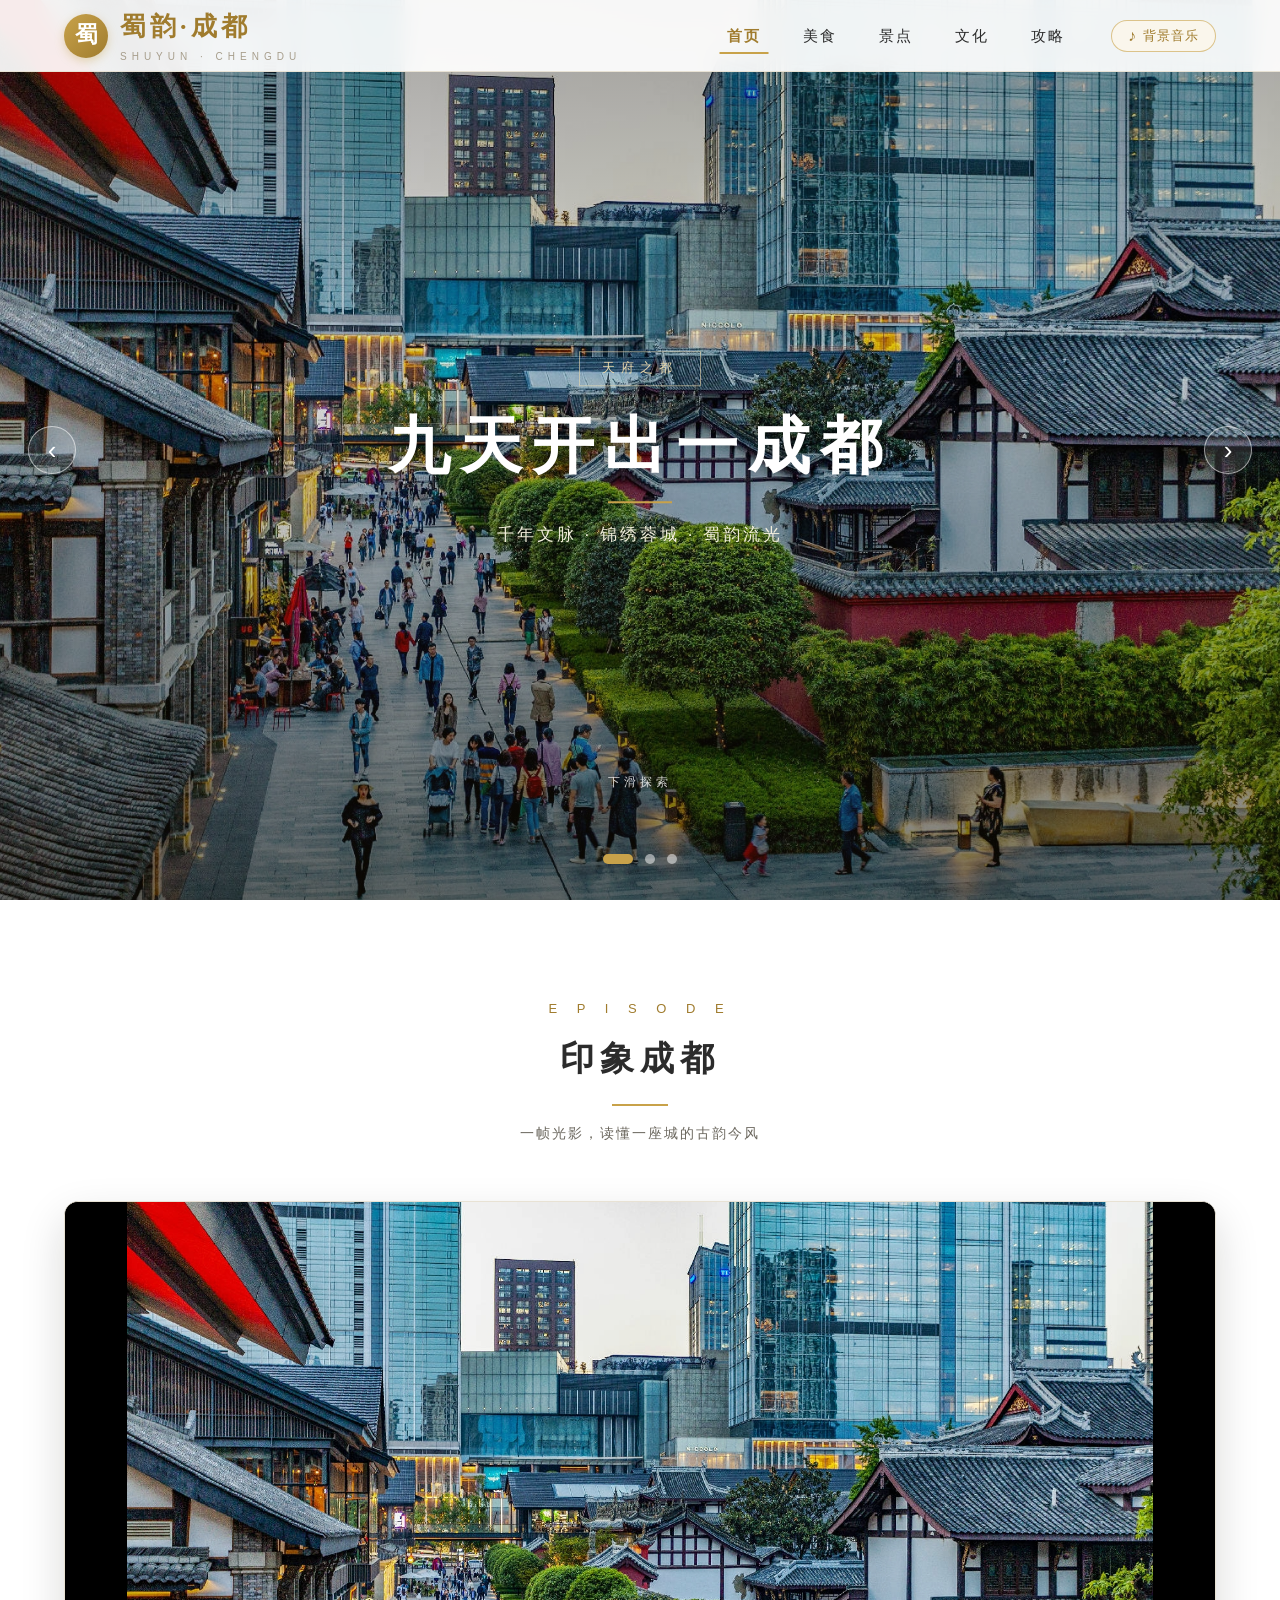
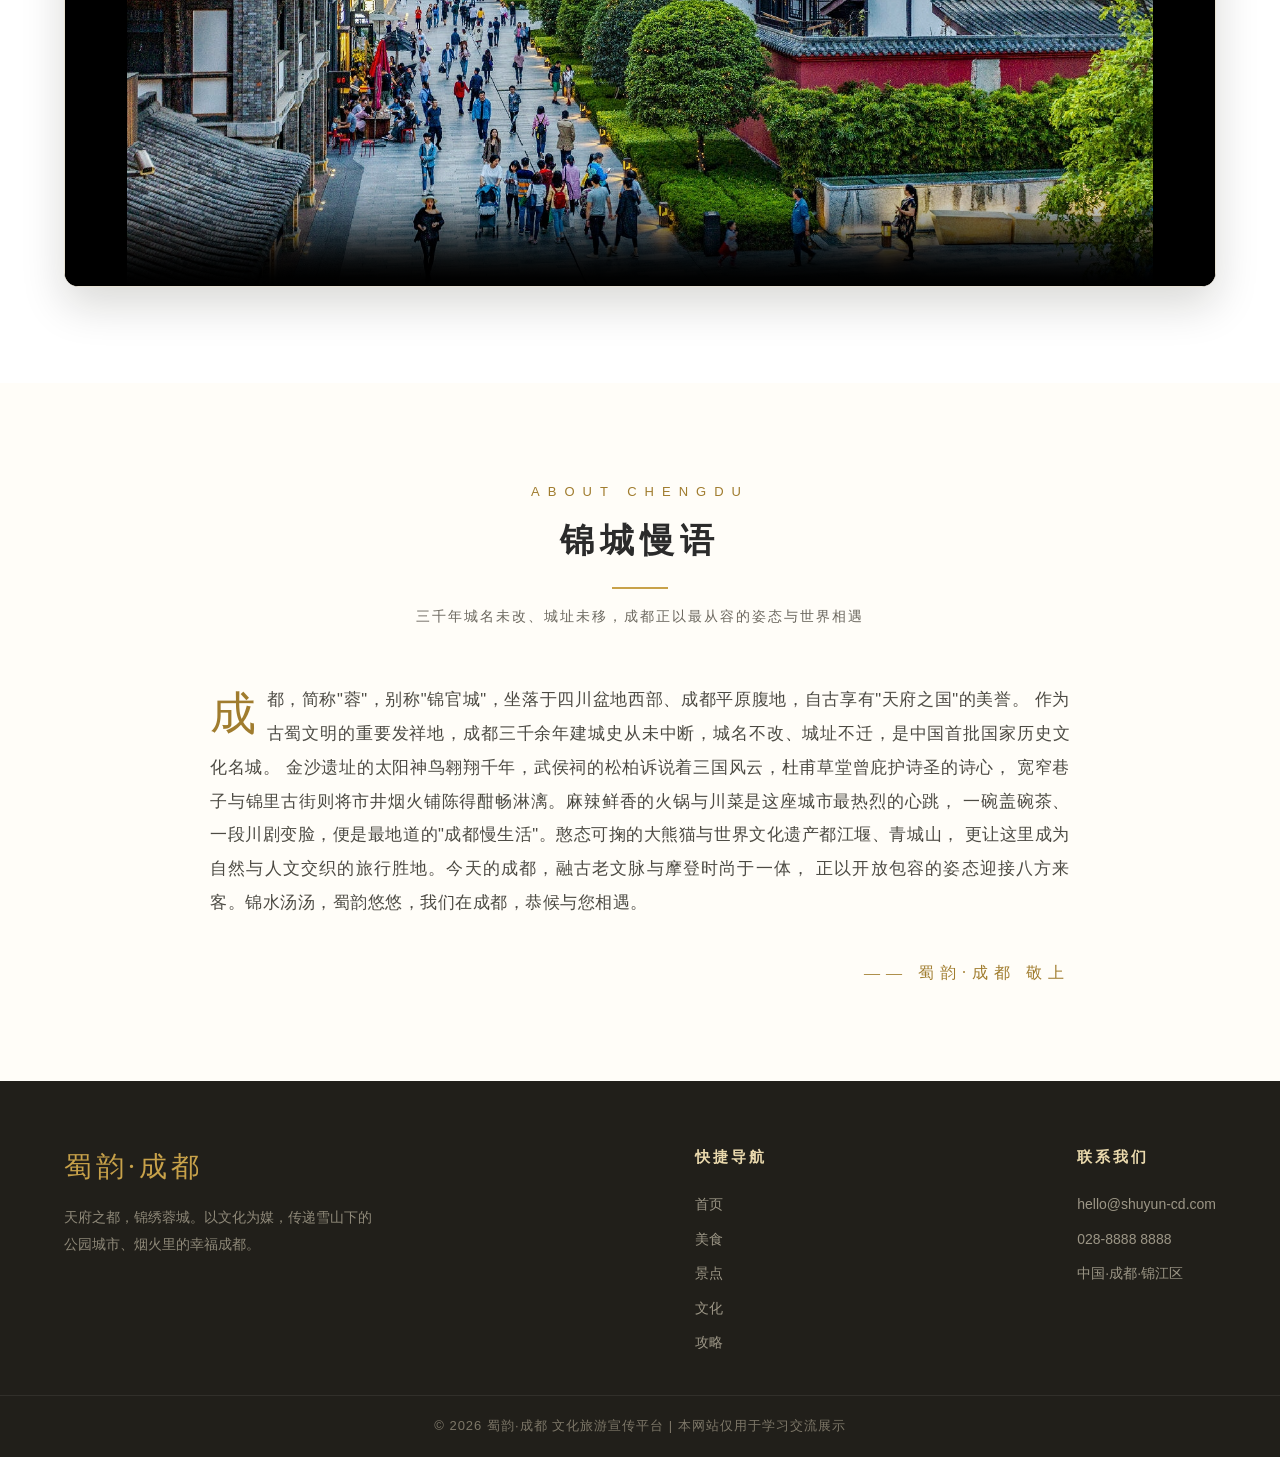
<file: index.html>
<!DOCTYPE html>
<html lang="zh-CN">
<head>
  <meta charset="UTF-8" />
  <!-- 视口设置：适配移动端设备 -->
  <meta name="viewport" content="width=device-width, initial-scale=1.0" />
  <title>蜀韵·成都 - 首页 | 成都文化旅游宣传</title>
  <meta name="description" content="蜀韵·成都——成都文化旅游宣传网站，带你领略天府之都的千年风雅与烟火人间。" />
  <!-- 引入外部样式表：结构与样式分离 -->
  <link rel="stylesheet" href="css/style.css" />
</head>
<body>

  <!-- ==================== 页头（全站五页共用框架） ==================== -->
  <header class="header" id="header">
    <div class="header-inner">
      <!-- 页头左侧：Logo + 站名 -->
      <a class="brand" href="index.html">
        <span class="brand-logo">蜀</span>
        <span class="brand-text">
          <span class="brand-name">蜀韵·成都</span>
          <span class="brand-sub">SHUYUN · CHENGDU</span>
        </span>
      </a>

      <!-- 页头右侧：导航栏（首页高亮） -->
      <nav class="nav" id="nav">
        <a href="index.html" class="active">首页</a>
        <a href="food.html">美食</a>
        <a href="sights.html">景点</a>
        <a href="culture.html">文化</a>
        <a href="travel.html">攻略</a>
      </nav>

      <!-- 页头右侧操作区：背景音乐按钮 + 移动端汉堡按钮 -->
      <div class="header-actions">
        <!-- 背景音乐播放/暂停按钮 -->
        <button class="music-btn" id="musicBtn" type="button" title="播放背景音乐">
          <span class="music-icon">♪</span>
          <span class="music-text">背景音乐</span>
        </button>
        <!-- 移动端汉堡菜单按钮 -->
        <button class="nav-toggle" id="navToggle" aria-label="打开导航">&#9776;</button>
      </div>
    </div>
  </header>

  <!-- 全局背景音乐（循环播放，由导航栏中的按钮控制播放/暂停） -->
  <audio id="bgMusic" class="bg-music" src="蔡琴明月几时有.mp3" loop preload="auto"></audio>

  <!-- ==================== Banner 全屏轮播区（三张轮播图） ==================== -->
  <section class="banner" id="banner">

    <!-- 第一张轮播图：成都古街风貌 -->
    <article class="slide active">
      <img src="banner1.jpg" alt="成都古街风貌" />
      <div class="slide-mask"></div>
      <div class="slide-content">
        <span class="slide-kicker">天府之都</span>
        <h1 class="slide-title">九天开出一成都</h1>
        <div class="slide-divider"></div>
        <p class="slide-desc">千年文脉 · 锦绣蓉城 · 蜀韵流光</p>
      </div>
    </article>

    <!-- 第二张轮播图：成都自然山水 -->
    <article class="slide">
      <img src="banner2.jpg" alt="成都自然山水" />
      <div class="slide-mask"></div>
      <div class="slide-content">
        <span class="slide-kicker">锦绣蓉城</span>
        <h1 class="slide-title">花重锦官城</h1>
        <div class="slide-divider"></div>
        <p class="slide-desc">晓看红湿处 · 烟火人间 · 诗意栖居</p>
      </div>
    </article>

    <!-- 第三张轮播图：成都夜色与市井烟火 -->
    <article class="slide">
      <img src="banner3.jpg" alt="成都夜色与市井烟火" />
      <div class="slide-mask"></div>
      <div class="slide-content">
        <span class="slide-kicker">巴适成都</span>
        <h1 class="slide-title">一座来了就不想离开的城市</h1>
        <div class="slide-divider"></div>
        <p class="slide-desc">盖碗茶香 · 川味麻辣 · 安逸自在</p>
      </div>
    </article>

    <!-- 轮播左右切换按钮 -->
    <button class="banner-btn prev" id="prevBtn" aria-label="上一张">&#8249;</button>
    <button class="banner-btn next" id="nextBtn" aria-label="下一张">&#8250;</button>

    <!-- 底部指示圆点：由 main.js 动态生成 -->
    <div class="banner-dots" id="bannerDots"></div>

    <!-- 向下滚动提示 -->
    <div class="banner-hint">下滑探索</div>
  </section>

  <!-- ==================== 成都宣传视频区 ==================== -->
  <section class="section" id="video">
    <div class="container">
      <div class="section-head">
        <span class="section-kicker">E P I S O D E</span>
        <h2 class="section-title">印象成都</h2>
        <p class="section-sub">一帧光影，读懂一座城的古韵今风</p>
      </div>
      <div class="video-box">
        <!-- 宣传视频：cd1.mp4，poster 加载首张轮播图为封面 -->
        <video controls preload="metadata" poster="banner1.jpg">
          <source src="cd1.mp4" type="video/mp4" />
          您的浏览器不支持 HTML5 视频播放，请更换浏览器后观看。
        </video>
      </div>
    </div>
  </section>

  <!-- ==================== 成都介绍文字（约300字） ==================== -->
  <section class="section intro-section" id="intro">
    <div class="container">
      <div class="section-head">
        <span class="section-kicker">ABOUT CHENGDU</span>
        <h2 class="section-title">锦城慢语</h2>
        <p class="section-sub">三千年城名未改、城址未移，成都正以最从容的姿态与世界相遇</p>
      </div>
      <p class="intro-copy">
        成都，简称"蓉"，别称"锦官城"，坐落于四川盆地西部、成都平原腹地，自古享有"天府之国"的美誉。
        作为古蜀文明的重要发祥地，成都三千余年建城史从未中断，城名不改、城址不迁，是中国首批国家历史文化名城。
        金沙遗址的太阳神鸟翱翔千年，武侯祠的松柏诉说着三国风云，杜甫草堂曾庇护诗圣的诗心，
        宽窄巷子与锦里古街则将市井烟火铺陈得酣畅淋漓。麻辣鲜香的火锅与川菜是这座城市最热烈的心跳，
        一碗盖碗茶、一段川剧变脸，便是最地道的"成都慢生活"。憨态可掬的大熊猫与世界文化遗产都江堰、青城山，
        更让这里成为自然与人文交织的旅行胜地。今天的成都，融古老文脉与摩登时尚于一体，
        正以开放包容的姿态迎接八方来客。锦水汤汤，蜀韵悠悠，我们在成都，恭候与您相遇。
      </p>
      <p class="intro-sign">—— 蜀韵·成都 敬上</p>
    </div>
  </section>

  <!-- ==================== 页尾（全站五页共用框架） ==================== -->
  <footer class="footer">
    <div class="footer-inner">
      <!-- 页尾左侧：品牌信息 -->
      <div class="footer-brand">
        <p class="footer-name">蜀韵·成都</p>
        <p class="footer-slogan">天府之都，锦绣蓉城。以文化为媒，传递雪山下的公园城市、烟火里的幸福成都。</p>
      </div>
      <!-- 页尾中间：快捷导航 -->
      <div class="footer-col">
        <h4>快捷导航</h4>
        <a href="index.html">首页</a>
        <a href="food.html">美食</a>
        <a href="sights.html">景点</a>
        <a href="culture.html">文化</a>
        <a href="travel.html">攻略</a>
      </div>
      <!-- 页尾右侧：联系方式 -->
      <div class="footer-col">
        <h4>联系我们</h4>
        <a href="mailto:hello@shuyun-cd.com">hello@shuyun-cd.com</a>
        <a href="tel:028-88888888">028-8888 8888</a>
        <a>中国·成都·锦江区</a>
      </div>
    </div>
    <!-- 版权信息 -->
    <div class="footer-copy">© 2026 蜀韵·成都 文化旅游宣传平台 | 本网站仅用于学习交流展示</div>
  </footer>

  <!-- 引入外部脚本：轮播图等交互逻辑 -->
  <script src="main.js"></script>
</body>
</html>
</file>
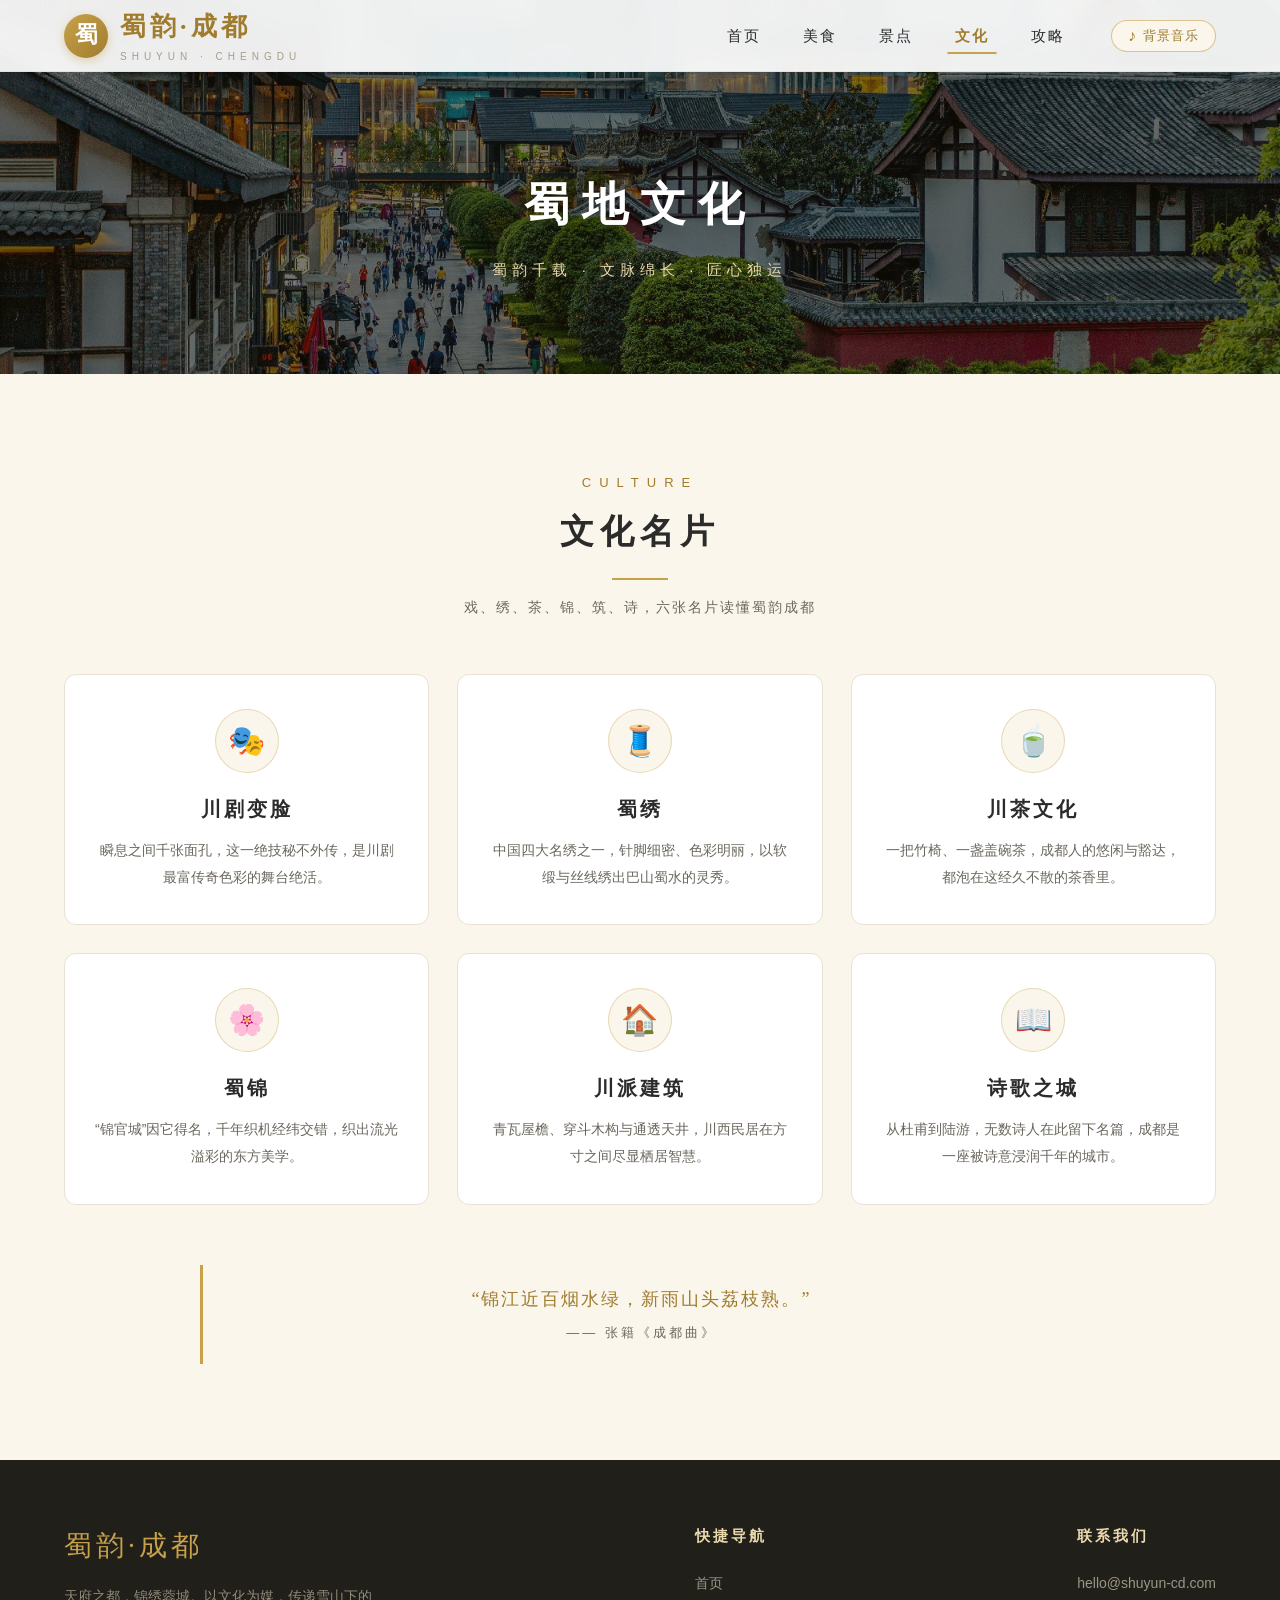
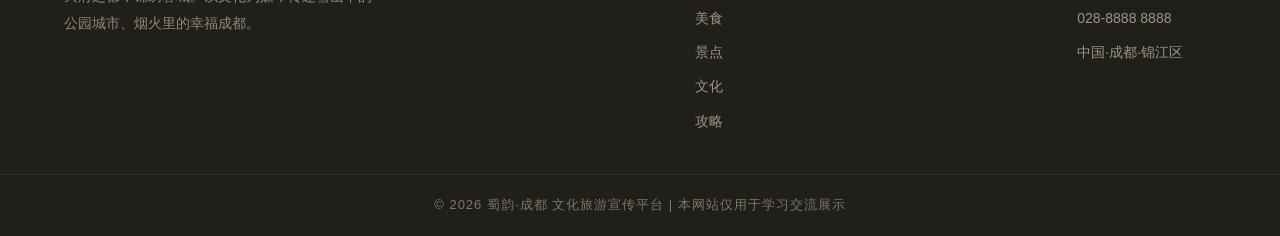
<file: culture.html>
<!DOCTYPE html>
<html lang="zh-CN">
<head>
  <meta charset="UTF-8" />
  <meta name="viewport" content="width=device-width, initial-scale=1.0" />
  <title>蜀韵·成都 - 文化</title>
  <!-- 引入外部样式表：结构与样式分离 -->
  <link rel="stylesheet" href="css/style.css" />
</head>
<body>

  <!-- ==================== 页头（与首页完全相同，导航“文化”高亮） ==================== -->
  <header class="header" id="header">
    <div class="header-inner">
      <!-- 页头左侧：Logo + 站名 -->
      <a class="brand" href="index.html">
        <span class="brand-logo">蜀</span>
        <span class="brand-text">
          <span class="brand-name">蜀韵·成都</span>
          <span class="brand-sub">SHUYUN · CHENGDU</span>
        </span>
      </a>
      <!-- 页头右侧：导航栏 -->
      <nav class="nav" id="nav">
        <a href="index.html">首页</a>
        <a href="food.html">美食</a>
        <a href="sights.html">景点</a>
        <a href="culture.html" class="active">文化</a>
        <a href="travel.html">攻略</a>
      </nav>

      <!-- 页头右侧操作区：背景音乐按钮 + 移动端汉堡按钮 -->
      <div class="header-actions">
        <!-- 背景音乐播放/暂停按钮 -->
        <button class="music-btn" id="musicBtn" type="button" title="播放背景音乐">
          <span class="music-icon">♪</span>
          <span class="music-text">背景音乐</span>
        </button>
        <!-- 移动端汉堡菜单按钮 -->
        <button class="nav-toggle" id="navToggle" aria-label="打开导航">&#9776;</button>
      </div>
    </div>
  </header>

  <!-- 全局背景音乐（循环播放，由导航栏中的按钮控制播放/暂停） -->
  <audio id="bgMusic" class="bg-music" src="蔡琴明月几时有.mp3" loop preload="auto"></audio>

  <!-- ==================== 页面顶部横幅 ==================== -->
  <section class="page-hero">
    <h1>蜀地文化</h1>
    <p>蜀韵千载 · 文脉绵长 · 匠心独运</p>
  </section>

  <!-- ==================== 文化名片卡片区 ==================== -->
  <section class="section section-alt">
    <div class="container">
      <div class="section-head">
        <span class="section-kicker">CULTURE</span>
        <h2 class="section-title">文化名片</h2>
        <p class="section-sub">戏、绣、茶、锦、筑、诗，六张名片读懂蜀韵成都</p>
      </div>
      <div class="card-grid">
        <!-- 文化卡片 1：川剧变脸 -->
        <article class="card">
          <div class="card-icon">🎭</div>
          <h3>川剧变脸</h3>
          <p>瞬息之间千张面孔，这一绝技秘不外传，是川剧最富传奇色彩的舞台绝活。</p>
        </article>
        <!-- 文化卡片 2：蜀绣 -->
        <article class="card">
          <div class="card-icon">🧵</div>
          <h3>蜀绣</h3>
          <p>中国四大名绣之一，针脚细密、色彩明丽，以软缎与丝线绣出巴山蜀水的灵秀。</p>
        </article>
        <!-- 文化卡片 3：川茶文化 -->
        <article class="card">
          <div class="card-icon">🍵</div>
          <h3>川茶文化</h3>
          <p>一把竹椅、一盏盖碗茶，成都人的悠闲与豁达，都泡在这经久不散的茶香里。</p>
        </article>
        <!-- 文化卡片 4：蜀锦 -->
        <article class="card">
          <div class="card-icon">🌸</div>
          <h3>蜀锦</h3>
          <p>“锦官城”因它得名，千年织机经纬交错，织出流光溢彩的东方美学。</p>
        </article>
        <!-- 文化卡片 5：川派建筑 -->
        <article class="card">
          <div class="card-icon">🏠</div>
          <h3>川派建筑</h3>
          <p>青瓦屋檐、穿斗木构与通透天井，川西民居在方寸之间尽显栖居智慧。</p>
        </article>
        <!-- 文化卡片 6：诗歌之城 -->
        <article class="card">
          <div class="card-icon">📖</div>
          <h3>诗歌之城</h3>
          <p>从杜甫到陆游，无数诗人在此留下名篇，成都是一座被诗意浸润千年的城市。</p>
        </article>
      </div>

      <!-- 诗句引用块 -->
      <blockquote class="quote">
        “锦江近百烟水绿，新雨山头荔枝熟。”
        <small>—— 张籍《成都曲》</small>
      </blockquote>
    </div>
  </section>

  <!-- ==================== 页尾（与首页完全相同） ==================== -->
  <footer class="footer">
    <div class="footer-inner">
      <!-- 页尾左侧：品牌信息 -->
      <div class="footer-brand">
        <p class="footer-name">蜀韵·成都</p>
        <p class="footer-slogan">天府之都，锦绣蓉城。以文化为媒，传递雪山下的公园城市、烟火里的幸福成都。</p>
      </div>
      <!-- 页尾中间：快捷导航 -->
      <div class="footer-col">
        <h4>快捷导航</h4>
        <a href="index.html">首页</a>
        <a href="food.html">美食</a>
        <a href="sights.html">景点</a>
        <a href="culture.html">文化</a>
        <a href="travel.html">攻略</a>
      </div>
      <!-- 页尾右侧：联系方式 -->
      <div class="footer-col">
        <h4>联系我们</h4>
        <a href="mailto:hello@shuyun-cd.com">hello@shuyun-cd.com</a>
        <a href="tel:028-88888888">028-8888 8888</a>
        <a>中国·成都·锦江区</a>
      </div>
    </div>
    <!-- 版权信息 -->
    <div class="footer-copy">© 2026 蜀韵·成都 文化旅游宣传平台 | 本网站仅用于学习交流展示</div>
  </footer>

  <!-- 引入外部脚本 -->
  <script src="main.js"></script>
</body>
</html>
</file>
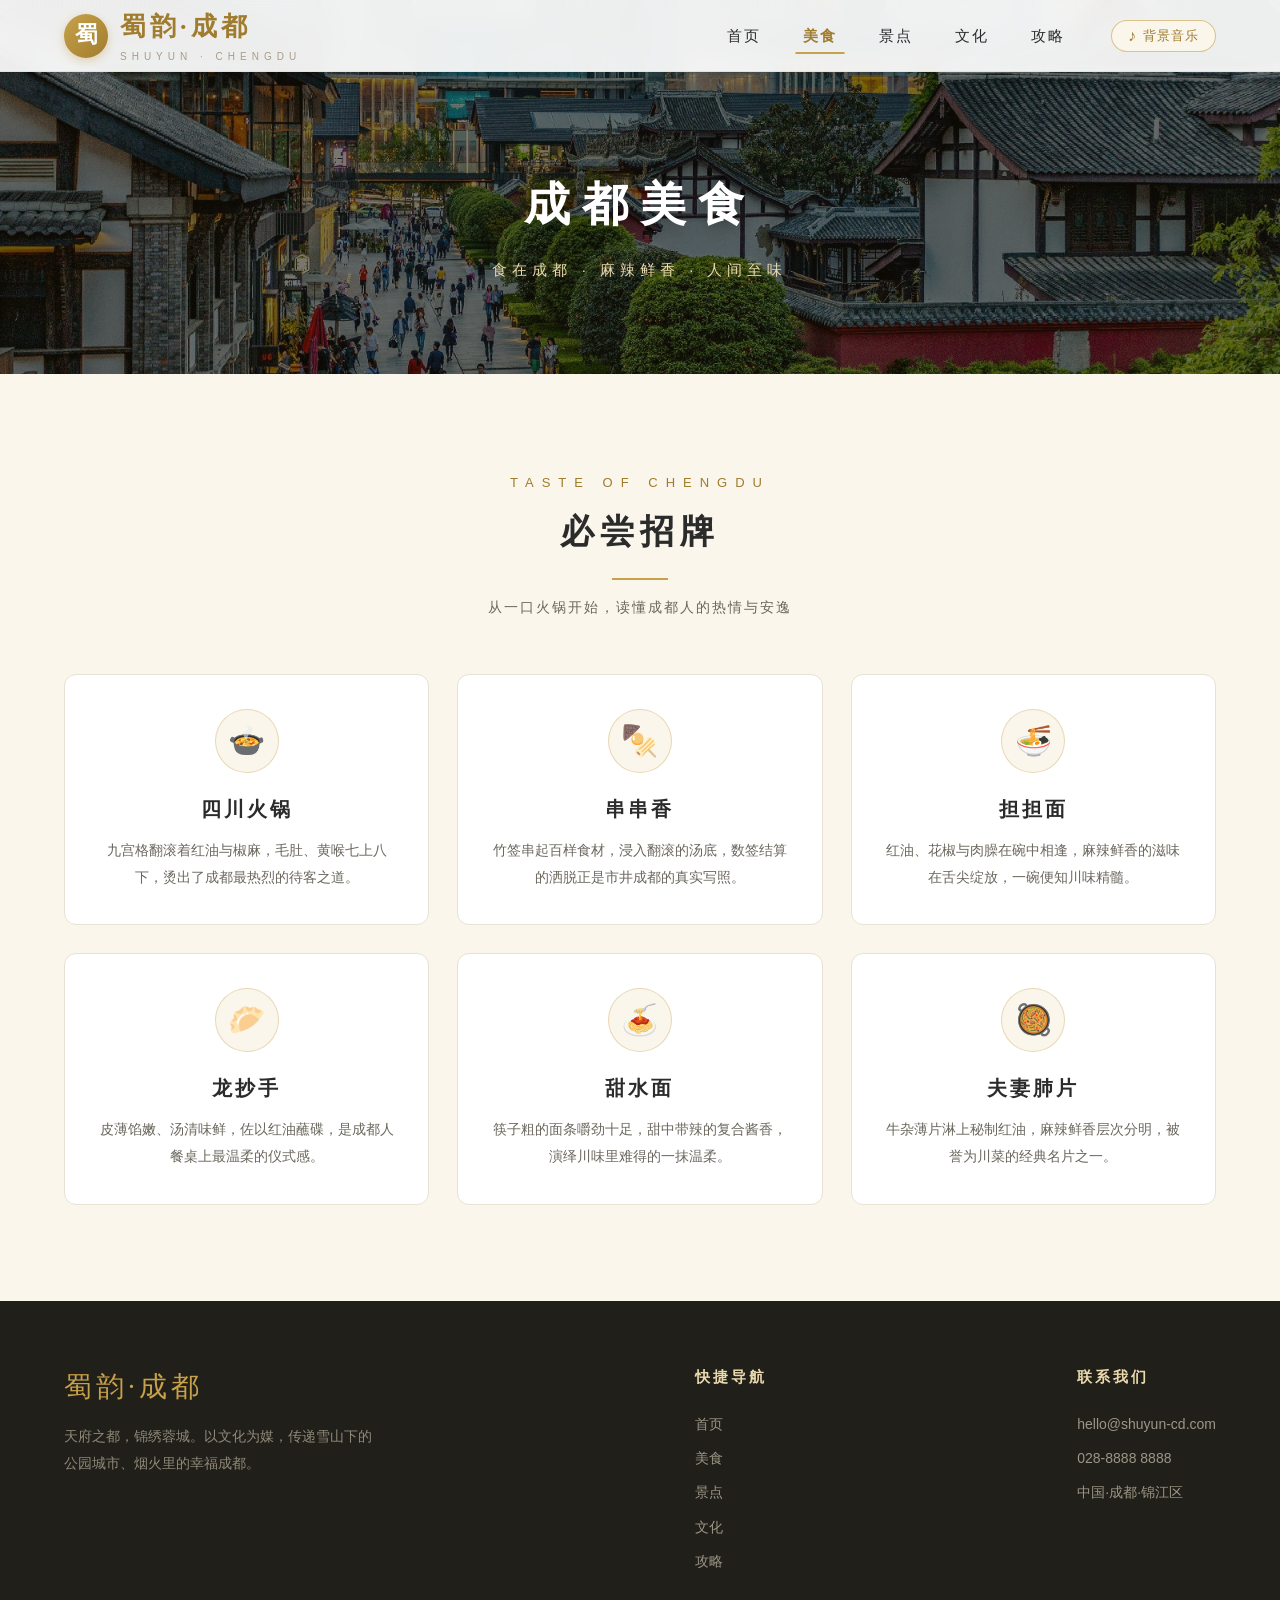
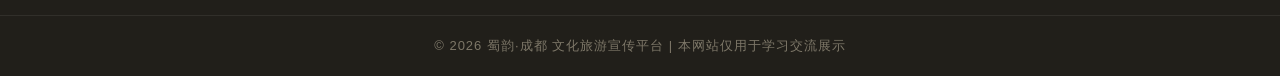
<file: food.html>
<!DOCTYPE html>
<html lang="zh-CN">
<head>
  <meta charset="UTF-8" />
  <meta name="viewport" content="width=device-width, initial-scale=1.0" />
  <title>蜀韵·成都 - 美食</title>
  <!-- 引入外部样式表：结构与样式分离 -->
  <link rel="stylesheet" href="css/style.css" />
</head>
<body>

  <!-- ==================== 页头（与首页完全相同，导航“美食”高亮） ==================== -->
  <header class="header" id="header">
    <div class="header-inner">
      <!-- 页头左侧：Logo + 站名 -->
      <a class="brand" href="index.html">
        <span class="brand-logo">蜀</span>
        <span class="brand-text">
          <span class="brand-name">蜀韵·成都</span>
          <span class="brand-sub">SHUYUN · CHENGDU</span>
        </span>
      </a>
      <!-- 页头右侧：导航栏 -->
      <nav class="nav" id="nav">
        <a href="index.html">首页</a>
        <a href="food.html" class="active">美食</a>
        <a href="sights.html">景点</a>
        <a href="culture.html">文化</a>
        <a href="travel.html">攻略</a>
      </nav>

      <!-- 页头右侧操作区：背景音乐按钮 + 移动端汉堡按钮 -->
      <div class="header-actions">
        <!-- 背景音乐播放/暂停按钮 -->
        <button class="music-btn" id="musicBtn" type="button" title="播放背景音乐">
          <span class="music-icon">♪</span>
          <span class="music-text">背景音乐</span>
        </button>
        <!-- 移动端汉堡菜单按钮 -->
        <button class="nav-toggle" id="navToggle" aria-label="打开导航">&#9776;</button>
      </div>
    </div>
  </header>

  <!-- 全局背景音乐（循环播放，由导航栏中的按钮控制播放/暂停） -->
  <audio id="bgMusic" class="bg-music" src="蔡琴明月几时有.mp3" loop preload="auto"></audio>

  <!-- ==================== 页面顶部横幅 ==================== -->
  <section class="page-hero">
    <h1>成都美食</h1>
    <p>食在成都 · 麻辣鲜香 · 人间至味</p>
  </section>

  <!-- ==================== 美食推荐卡片区 ==================== -->
  <section class="section section-alt">
    <div class="container">
      <div class="section-head">
        <span class="section-kicker">TASTE OF CHENGDU</span>
        <h2 class="section-title">必尝招牌</h2>
        <p class="section-sub">从一口火锅开始，读懂成都人的热情与安逸</p>
      </div>
      <div class="card-grid">
        <!-- 美食卡片 1：四川火锅 -->
        <article class="card">
          <div class="card-icon">🍲</div>
          <h3>四川火锅</h3>
          <p>九宫格翻滚着红油与椒麻，毛肚、黄喉七上八下，烫出了成都最热烈的待客之道。</p>
        </article>
        <!-- 美食卡片 2：串串香 -->
        <article class="card">
          <div class="card-icon">🍢</div>
          <h3>串串香</h3>
          <p>竹签串起百样食材，浸入翻滚的汤底，数签结算的洒脱正是市井成都的真实写照。</p>
        </article>
        <!-- 美食卡片 3：担担面 -->
        <article class="card">
          <div class="card-icon">🍜</div>
          <h3>担担面</h3>
          <p>红油、花椒与肉臊在碗中相逢，麻辣鲜香的滋味在舌尖绽放，一碗便知川味精髓。</p>
        </article>
        <!-- 美食卡片 4：龙抄手 -->
        <article class="card">
          <div class="card-icon">🥟</div>
          <h3>龙抄手</h3>
          <p>皮薄馅嫩、汤清味鲜，佐以红油蘸碟，是成都人餐桌上最温柔的仪式感。</p>
        </article>
        <!-- 美食卡片 5：甜水面 -->
        <article class="card">
          <div class="card-icon">🍝</div>
          <h3>甜水面</h3>
          <p>筷子粗的面条嚼劲十足，甜中带辣的复合酱香，演绎川味里难得的一抹温柔。</p>
        </article>
        <!-- 美食卡片 6：夫妻肺片 -->
        <article class="card">
          <div class="card-icon">🥘</div>
          <h3>夫妻肺片</h3>
          <p>牛杂薄片淋上秘制红油，麻辣鲜香层次分明，被誉为川菜的经典名片之一。</p>
        </article>
      </div>
    </div>
  </section>

  <!-- ==================== 页尾（与首页完全相同） ==================== -->
  <footer class="footer">
    <div class="footer-inner">
      <!-- 页尾左侧：品牌信息 -->
      <div class="footer-brand">
        <p class="footer-name">蜀韵·成都</p>
        <p class="footer-slogan">天府之都，锦绣蓉城。以文化为媒，传递雪山下的公园城市、烟火里的幸福成都。</p>
      </div>
      <!-- 页尾中间：快捷导航 -->
      <div class="footer-col">
        <h4>快捷导航</h4>
        <a href="index.html">首页</a>
        <a href="food.html">美食</a>
        <a href="sights.html">景点</a>
        <a href="culture.html">文化</a>
        <a href="travel.html">攻略</a>
      </div>
      <!-- 页尾右侧：联系方式 -->
      <div class="footer-col">
        <h4>联系我们</h4>
        <a href="mailto:hello@shuyun-cd.com">hello@shuyun-cd.com</a>
        <a href="tel:028-88888888">028-8888 8888</a>
        <a>中国·成都·锦江区</a>
      </div>
    </div>
    <!-- 版权信息 -->
    <div class="footer-copy">© 2026 蜀韵·成都 文化旅游宣传平台 | 本网站仅用于学习交流展示</div>
  </footer>

  <!-- 引入外部脚本 -->
  <script src="main.js"></script>
</body>
</html>
</file>
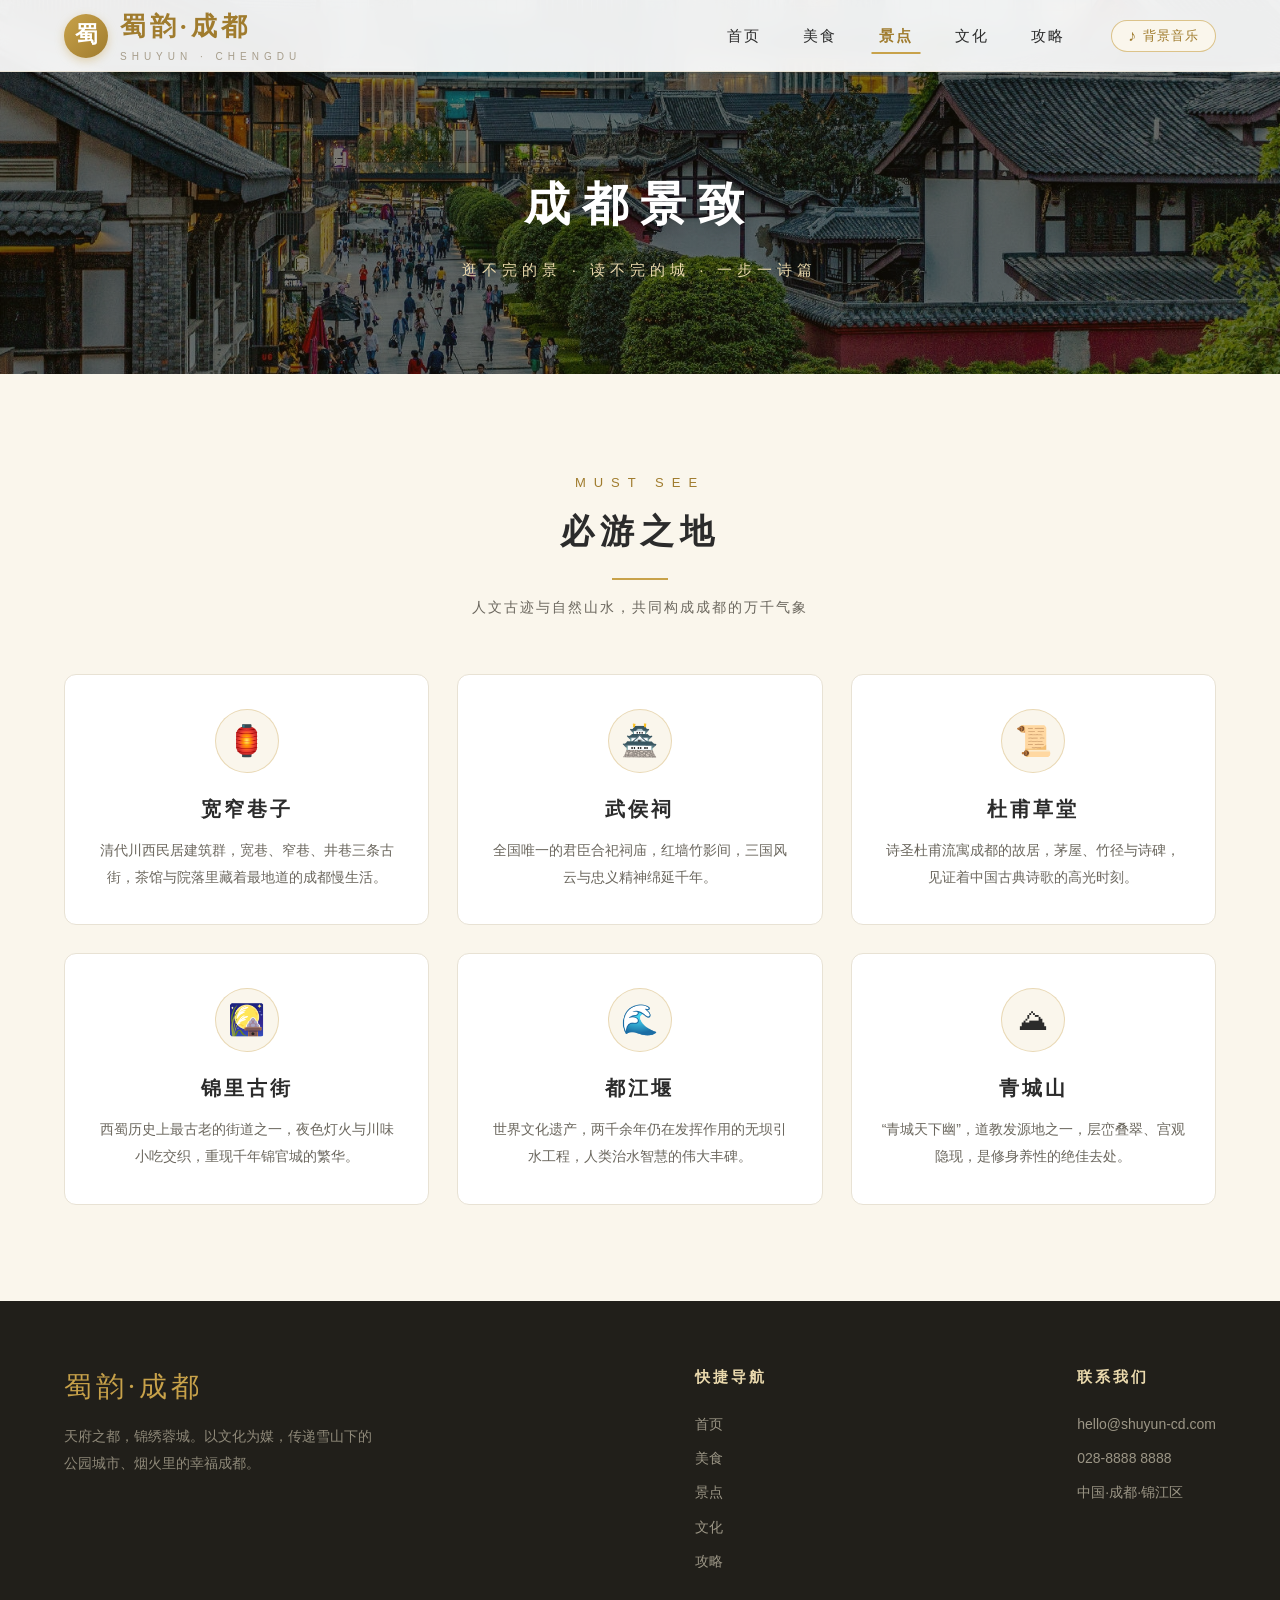
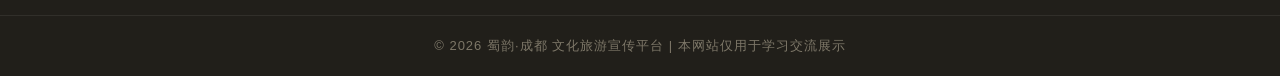
<file: sights.html>
<!DOCTYPE html>
<html lang="zh-CN">
<head>
  <meta charset="UTF-8" />
  <meta name="viewport" content="width=device-width, initial-scale=1.0" />
  <title>蜀韵·成都 - 景点</title>
  <!-- 引入外部样式表：结构与样式分离 -->
  <link rel="stylesheet" href="css/style.css" />
</head>
<body>

  <!-- ==================== 页头（与首页完全相同，导航“景点”高亮） ==================== -->
  <header class="header" id="header">
    <div class="header-inner">
      <!-- 页头左侧：Logo + 站名 -->
      <a class="brand" href="index.html">
        <span class="brand-logo">蜀</span>
        <span class="brand-text">
          <span class="brand-name">蜀韵·成都</span>
          <span class="brand-sub">SHUYUN · CHENGDU</span>
        </span>
      </a>
      <!-- 页头右侧：导航栏 -->
      <nav class="nav" id="nav">
        <a href="index.html">首页</a>
        <a href="food.html">美食</a>
        <a href="sights.html" class="active">景点</a>
        <a href="culture.html">文化</a>
        <a href="travel.html">攻略</a>
      </nav>

      <!-- 页头右侧操作区：背景音乐按钮 + 移动端汉堡按钮 -->
      <div class="header-actions">
        <!-- 背景音乐播放/暂停按钮 -->
        <button class="music-btn" id="musicBtn" type="button" title="播放背景音乐">
          <span class="music-icon">♪</span>
          <span class="music-text">背景音乐</span>
        </button>
        <!-- 移动端汉堡菜单按钮 -->
        <button class="nav-toggle" id="navToggle" aria-label="打开导航">&#9776;</button>
      </div>
    </div>
  </header>

  <!-- 全局背景音乐（循环播放，由导航栏中的按钮控制播放/暂停） -->
  <audio id="bgMusic" class="bg-music" src="蔡琴明月几时有.mp3" loop preload="auto"></audio>

  <!-- ==================== 页面顶部横幅 ==================== -->
  <section class="page-hero">
    <h1>成都景致</h1>
    <p>逛不完的景 · 读不完的城 · 一步一诗篇</p>
  </section>

  <!-- ==================== 热门景点卡片区 ==================== -->
  <section class="section section-alt">
    <div class="container">
      <div class="section-head">
        <span class="section-kicker">MUST SEE</span>
        <h2 class="section-title">必游之地</h2>
        <p class="section-sub">人文古迹与自然山水，共同构成成都的万千气象</p>
      </div>
      <div class="card-grid">
        <!-- 景点卡片 1：宽窄巷子 -->
        <article class="card">
          <div class="card-icon">🏮</div>
          <h3>宽窄巷子</h3>
          <p>清代川西民居建筑群，宽巷、窄巷、井巷三条古街，茶馆与院落里藏着最地道的成都慢生活。</p>
        </article>
        <!-- 景点卡片 2：武侯祠 -->
        <article class="card">
          <div class="card-icon">🏯</div>
          <h3>武侯祠</h3>
          <p>全国唯一的君臣合祀祠庙，红墙竹影间，三国风云与忠义精神绵延千年。</p>
        </article>
        <!-- 景点卡片 3：杜甫草堂 -->
        <article class="card">
          <div class="card-icon">📜</div>
          <h3>杜甫草堂</h3>
          <p>诗圣杜甫流寓成都的故居，茅屋、竹径与诗碑，见证着中国古典诗歌的高光时刻。</p>
        </article>
        <!-- 景点卡片 4：锦里古街 -->
        <article class="card">
          <div class="card-icon">🎑</div>
          <h3>锦里古街</h3>
          <p>西蜀历史上最古老的街道之一，夜色灯火与川味小吃交织，重现千年锦官城的繁华。</p>
        </article>
        <!-- 景点卡片 5：都江堰 -->
        <article class="card">
          <div class="card-icon">🌊</div>
          <h3>都江堰</h3>
          <p>世界文化遗产，两千余年仍在发挥作用的无坝引水工程，人类治水智慧的伟大丰碑。</p>
        </article>
        <!-- 景点卡片 6：青城山 -->
        <article class="card">
          <div class="card-icon">⛰</div>
          <h3>青城山</h3>
          <p>“青城天下幽”，道教发源地之一，层峦叠翠、宫观隐现，是修身养性的绝佳去处。</p>
        </article>
      </div>
    </div>
  </section>

  <!-- ==================== 页尾（与首页完全相同） ==================== -->
  <footer class="footer">
    <div class="footer-inner">
      <!-- 页尾左侧：品牌信息 -->
      <div class="footer-brand">
        <p class="footer-name">蜀韵·成都</p>
        <p class="footer-slogan">天府之都，锦绣蓉城。以文化为媒，传递雪山下的公园城市、烟火里的幸福成都。</p>
      </div>
      <!-- 页尾中间：快捷导航 -->
      <div class="footer-col">
        <h4>快捷导航</h4>
        <a href="index.html">首页</a>
        <a href="food.html">美食</a>
        <a href="sights.html">景点</a>
        <a href="culture.html">文化</a>
        <a href="travel.html">攻略</a>
      </div>
      <!-- 页尾右侧：联系方式 -->
      <div class="footer-col">
        <h4>联系我们</h4>
        <a href="mailto:hello@shuyun-cd.com">hello@shuyun-cd.com</a>
        <a href="tel:028-88888888">028-8888 8888</a>
        <a>中国·成都·锦江区</a>
      </div>
    </div>
    <!-- 版权信息 -->
    <div class="footer-copy">© 2026 蜀韵·成都 文化旅游宣传平台 | 本网站仅用于学习交流展示</div>
  </footer>

  <!-- 引入外部脚本 -->
  <script src="main.js"></script>
</body>
</html>
</file>
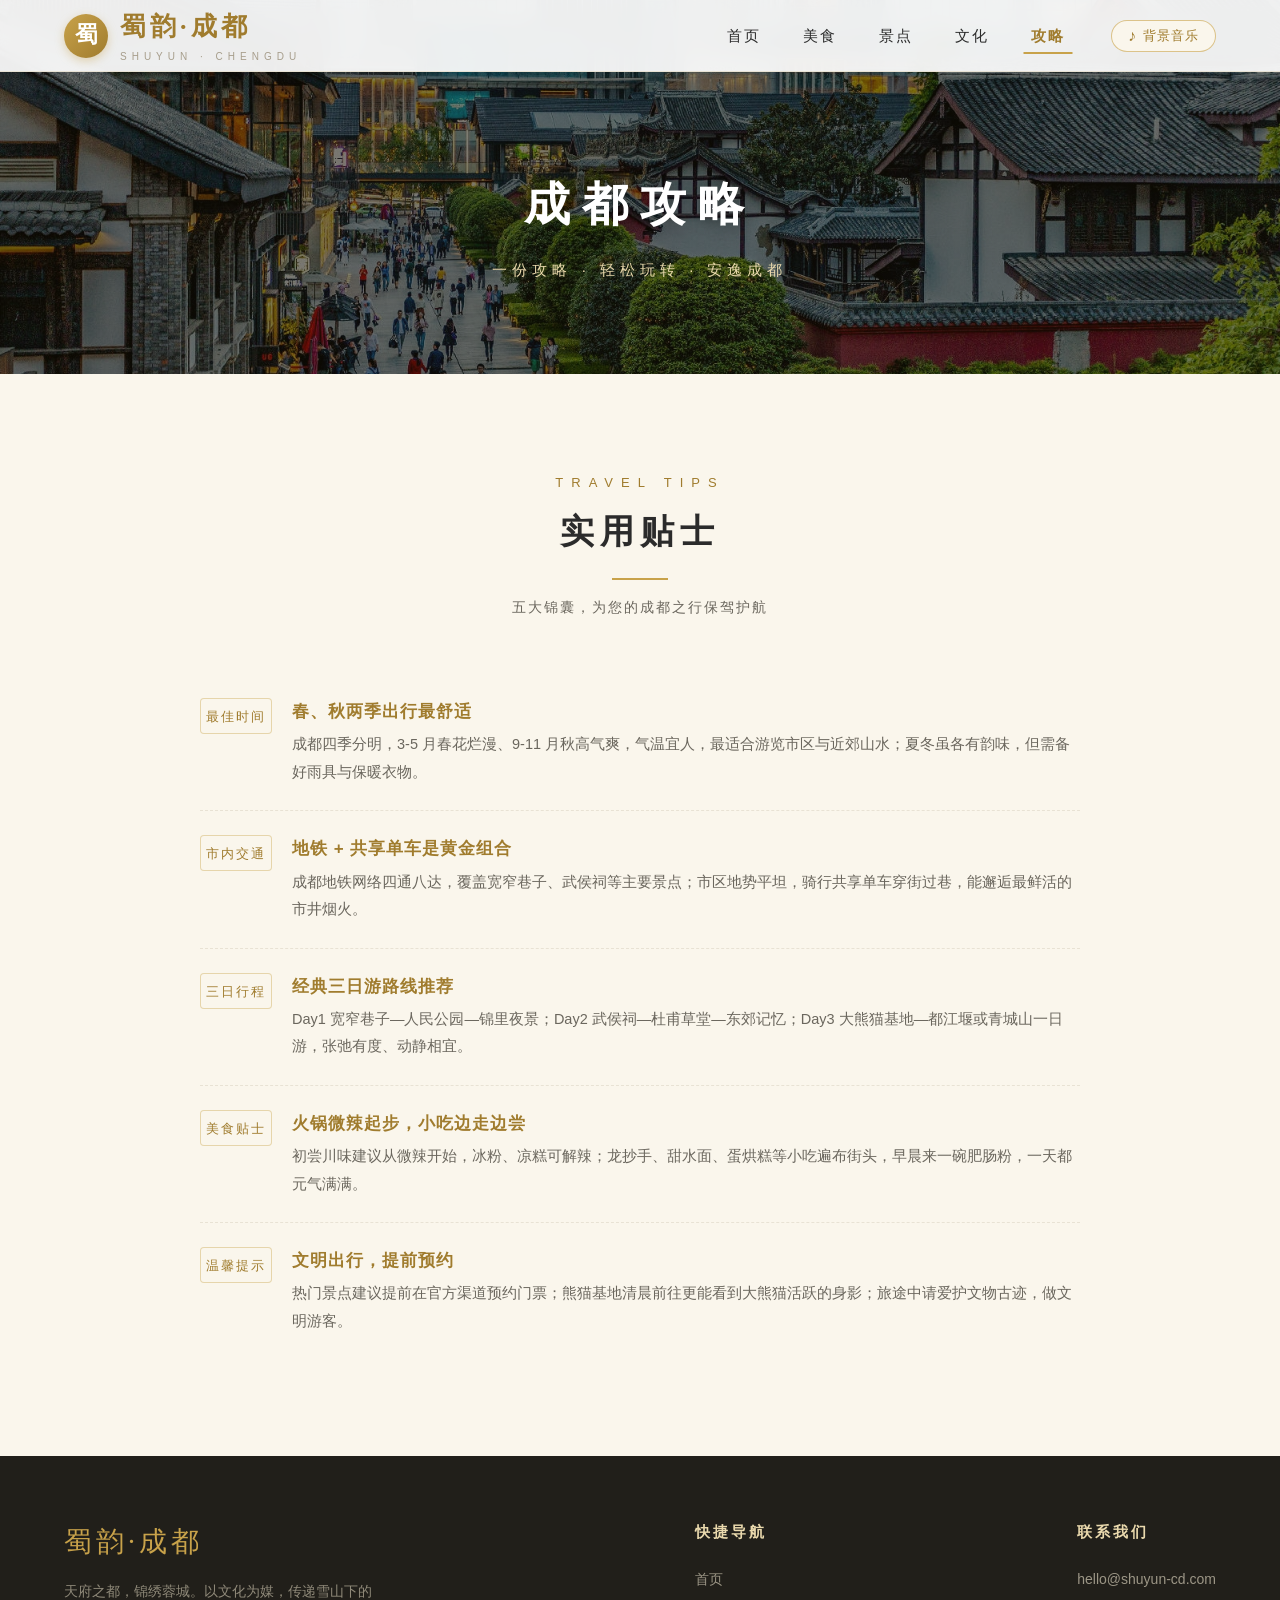
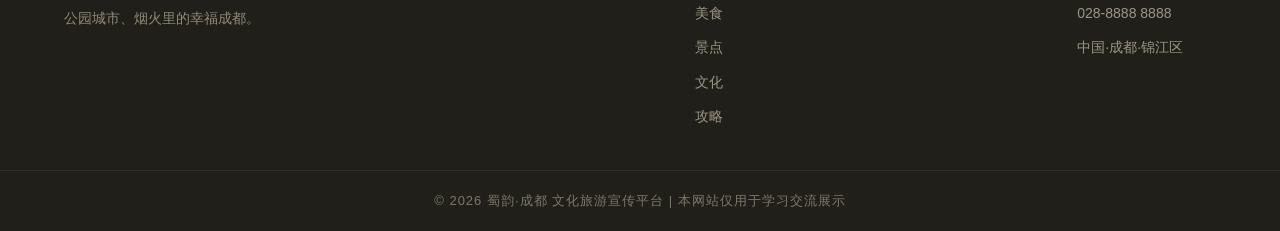
<file: travel.html>
<!DOCTYPE html>
<html lang="zh-CN">
<head>
  <meta charset="UTF-8" />
  <meta name="viewport" content="width=device-width, initial-scale=1.0" />
  <title>蜀韵·成都 - 攻略</title>
  <!-- 引入外部样式表：结构与样式分离 -->
  <link rel="stylesheet" href="css/style.css" />
</head>
<body>

  <!-- ==================== 页头（与首页完全相同，导航“攻略”高亮） ==================== -->
  <header class="header" id="header">
    <div class="header-inner">
      <!-- 页头左侧：Logo + 站名 -->
      <a class="brand" href="index.html">
        <span class="brand-logo">蜀</span>
        <span class="brand-text">
          <span class="brand-name">蜀韵·成都</span>
          <span class="brand-sub">SHUYUN · CHENGDU</span>
        </span>
      </a>
      <!-- 页头右侧：导航栏 -->
      <nav class="nav" id="nav">
        <a href="index.html">首页</a>
        <a href="food.html">美食</a>
        <a href="sights.html">景点</a>
        <a href="culture.html">文化</a>
        <a href="travel.html" class="active">攻略</a>
      </nav>

      <!-- 页头右侧操作区：背景音乐按钮 + 移动端汉堡按钮 -->
      <div class="header-actions">
        <!-- 背景音乐播放/暂停按钮 -->
        <button class="music-btn" id="musicBtn" type="button" title="播放背景音乐">
          <span class="music-icon">♪</span>
          <span class="music-text">背景音乐</span>
        </button>
        <!-- 移动端汉堡菜单按钮 -->
        <button class="nav-toggle" id="navToggle" aria-label="打开导航">&#9776;</button>
      </div>
    </div>
  </header>

  <!-- 全局背景音乐（循环播放，由导航栏中的按钮控制播放/暂停） -->
  <audio id="bgMusic" class="bg-music" src="蔡琴明月几时有.mp3" loop preload="auto"></audio>

  <!-- ==================== 页面顶部横幅 ==================== -->
  <section class="page-hero">
    <h1>成都攻略</h1>
    <p>一份攻略 · 轻松玩转 · 安逸成都</p>
  </section>

  <!-- ==================== 实用攻略条目区 ==================== -->
  <section class="section section-alt">
    <div class="container">
      <div class="section-head">
        <span class="section-kicker">TRAVEL TIPS</span>
        <h2 class="section-title">实用贴士</h2>
        <p class="section-sub">五大锦囊，为您的成都之行保驾护航</p>
      </div>

      <div class="tip-list">
        <!-- 攻略条目 1：最佳旅行时间 -->
        <div class="tip-item">
          <span class="tip-tag">最佳时间</span>
          <div>
            <h3>春、秋两季出行最舒适</h3>
            <p>成都四季分明，3-5 月春花烂漫、9-11 月秋高气爽，气温宜人，最适合游览市区与近郊山水；夏冬虽各有韵味，但需备好雨具与保暖衣物。</p>
          </div>
        </div>
        <!-- 攻略条目 2：市内交通 -->
        <div class="tip-item">
          <span class="tip-tag">市内交通</span>
          <div>
            <h3>地铁 + 共享单车是黄金组合</h3>
            <p>成都地铁网络四通八达，覆盖宽窄巷子、武侯祠等主要景点；市区地势平坦，骑行共享单车穿街过巷，能邂逅最鲜活的市井烟火。</p>
          </div>
        </div>
        <!-- 攻略条目 3：三日行程 -->
        <div class="tip-item">
          <span class="tip-tag">三日行程</span>
          <div>
            <h3>经典三日游路线推荐</h3>
            <p>Day1 宽窄巷子—人民公园—锦里夜景；Day2 武侯祠—杜甫草堂—东郊记忆；Day3 大熊猫基地—都江堰或青城山一日游，张弛有度、动静相宜。</p>
          </div>
        </div>
        <!-- 攻略条目 4：美食贴士 -->
        <div class="tip-item">
          <span class="tip-tag">美食贴士</span>
          <div>
            <h3>火锅微辣起步，小吃边走边尝</h3>
            <p>初尝川味建议从微辣开始，冰粉、凉糕可解辣；龙抄手、甜水面、蛋烘糕等小吃遍布街头，早晨来一碗肥肠粉，一天都元气满满。</p>
          </div>
        </div>
        <!-- 攻略条目 5：温馨提示 -->
        <div class="tip-item">
          <span class="tip-tag">温馨提示</span>
          <div>
            <h3>文明出行，提前预约</h3>
            <p>热门景点建议提前在官方渠道预约门票；熊猫基地清晨前往更能看到大熊猫活跃的身影；旅途中请爱护文物古迹，做文明游客。</p>
          </div>
        </div>
      </div>
    </div>
  </section>

  <!-- ==================== 页尾（与首页完全相同） ==================== -->
  <footer class="footer">
    <div class="footer-inner">
      <!-- 页尾左侧：品牌信息 -->
      <div class="footer-brand">
        <p class="footer-name">蜀韵·成都</p>
        <p class="footer-slogan">天府之都，锦绣蓉城。以文化为媒，传递雪山下的公园城市、烟火里的幸福成都。</p>
      </div>
      <!-- 页尾中间：快捷导航 -->
      <div class="footer-col">
        <h4>快捷导航</h4>
        <a href="index.html">首页</a>
        <a href="food.html">美食</a>
        <a href="sights.html">景点</a>
        <a href="culture.html">文化</a>
        <a href="travel.html">攻略</a>
      </div>
      <!-- 页尾右侧：联系方式 -->
      <div class="footer-col">
        <h4>联系我们</h4>
        <a href="mailto:hello@shuyun-cd.com">hello@shuyun-cd.com</a>
        <a href="tel:028-88888888">028-8888 8888</a>
        <a>中国·成都·锦江区</a>
      </div>
    </div>
    <!-- 版权信息 -->
    <div class="footer-copy">© 2026 蜀韵·成都 文化旅游宣传平台 | 本网站仅用于学习交流展示</div>
  </footer>

  <!-- 引入外部脚本 -->
  <script src="main.js"></script>
</body>
</html>
</file>
<file: css/style.css>
/* ==========================================================
   蜀韵·成都 —— 全局样式表
   设计风格：现代简约 · 金色文化主题
   说明：全站五个页面共用本样式表，实现【结构(HTML)与样式(CSS)分离】
   ========================================================== */

/* ---------- 一、全局变量与基础重置 ---------- */
:root {
  --gold: #c8a24a;          /* 主金色：品牌主题色 */
  --gold-deep: #a07c2e;     /* 深金色：标题与强调 */
  --gold-light: #ead9ad;    /* 浅金色：辅助装饰 */
  --gold-bg: #faf6ec;       /* 淡金色底：区块背景 */
  --ink: #2b2b2b;           /* 主文字颜色 */
  --gray: #6b675e;          /* 次级文字颜色 */
  --line: #e8e2d4;          /* 浅色分割线 */
  --shadow: 0 4px 20px rgba(20, 16, 4, 0.08); /* 通用阴影 */
  --serif: "STZhongsong", "Songti SC", "SimSun", serif; /* 标题衬线字体 */
}

/* 重置浏览器默认内外边距与盒模型 */
* { margin: 0; padding: 0; box-sizing: border-box; }

/* 页面平滑滚动 */
html { scroll-behavior: smooth; }

body {
  font-family: "PingFang SC", "Hiragino Sans GB", "Microsoft YaHei", sans-serif;
  font-size: 15px;
  line-height: 1.6;
  color: var(--ink);
  background: #ffffff;
}

a { text-decoration: none; color: inherit; }
ul, ol { list-style: none; }
img { display: block; max-width: 100%; }

/* ---------- 二、页头 Header（全站五页共用，结构一致） ---------- */
/* 页头固定悬浮在视口顶部，具有半透明毛玻璃质感 */
.header {
  position: fixed;
  top: 0; left: 0; right: 0;
  z-index: 1000;
  height: 72px;
  background: rgba(255, 255, 255, 0.92);
  backdrop-filter: blur(10px);           /* 毛玻璃效果 */
  -webkit-backdrop-filter: blur(10px);
  border-bottom: 1px solid var(--line);
  transition: box-shadow 0.3s ease;
}

/* 页面滚动后为页头加深阴影（由 main.js 控制添加） */
.header.scrolled { box-shadow: 0 4px 16px rgba(30, 20, 0, 0.12); }

.header-inner {
  max-width: 1200px;
  height: 100%;
  margin: 0 auto;
  padding: 0 24px;
  display: flex;
  align-items: center;
  justify-content: flex-start; /* 右侧元素通过 margin-left:auto 自动贴右 */
}

/* —— 页头左侧：Logo 与站名 —— */
.brand { display: flex; align-items: center; gap: 12px; }

/* Logo：金色渐变圆底 + 篆体“蜀”字 */
.brand-logo {
  width: 44px; height: 44px;
  display: flex;
  align-items: center;
  justify-content: center;
  background: linear-gradient(135deg, var(--gold), var(--gold-deep));
  color: #fff;
  border-radius: 50%;
  font-family: var(--serif);
  font-size: 23px;
  font-weight: 700;
  box-shadow: 0 3px 10px rgba(200, 162, 74, 0.4);
}

/* 站名主标题：蜀韵·成都 */
.brand-name {
  font-family: var(--serif);
  font-size: 26px;
  font-weight: 700;
  color: var(--gold-deep);
  letter-spacing: 4px;
}

/* 站名拼音副标 */
.brand-sub {
  display: block;
  font-size: 10px;
  letter-spacing: 5px;
  color: #a79e8c;
  margin-top: 2px;
}

/* —— 页头右侧：导航栏 —— */
.nav { display: flex; gap: 6px; margin-left: auto; /* 自动贴向页头右侧 */ }

.nav a {
  display: block;
  padding: 8px 18px;
  font-size: 15px;
  letter-spacing: 2px;
  color: var(--ink);
  position: relative;
  transition: color 0.3s ease;
}

/* 导航悬停/选中时的金色下划线装饰 */
.nav a::after {
  content: "";
  position: absolute;
  left: 50%; bottom: 2px;
  width: 0; height: 2px;
  background: var(--gold);
  transform: translateX(-50%);
  transition: width 0.3s ease;
}
.nav a:hover { color: var(--gold-deep); }
.nav a:hover::after,
.nav a.active::after { width: 70%; }

/* 当前页高亮样式（金色加粗 + 下划线） */
.nav a.active { color: var(--gold-deep); font-weight: 600; }

/* 移动端汉堡菜单按钮：桌面端隐藏 */
.nav-toggle {
  display: none;
  background: none;
  border: none;
  font-size: 26px;
  color: var(--gold-deep);
  cursor: pointer;
  line-height: 1;
}/* ---------- 三、首页 Banner 全屏轮播 ---------- */
.banner {
  position: relative;
  width: 100%;
  height: 100vh;             /* 轮播区域占满整个视口高度 */
  min-height: 620px;
  overflow: hidden;
}

/* 单张幻灯片：绝对定位叠放，通过透明度实现淡入淡出切换 */
.slide {
  position: absolute;
  inset: 0;
  opacity: 0;
  transition: opacity 1.2s ease;
}
.slide.active { opacity: 1; }

/* 轮播背景图：按比例裁切铺满 */
.slide img {
  width: 100%;
  height: 100%;
  object-fit: cover;
}

/* 半透明遮罩层：保证前景文字清晰可读 */
.slide-mask {
  position: absolute; inset: 0;
  background: linear-gradient(180deg, rgba(18,14,4,.35) 0%, rgba(18,14,4,.10) 40%, rgba(18,14,4,.55) 100%);
}

/* 幻灯片中央文案 */
.slide-content {
  position: absolute;
  left: 50%; top: 50%;
  width: 90%;
  text-align: center;
  color: #fff;
  opacity: 0;
  transform: translate(-50%, -44%);
  transition: opacity 0.9s ease 0.35s, transform 0.9s ease 0.35s;
}
.slide.active .slide-content { opacity: 1; transform: translate(-50%, -50%); }

/* 文案：顶部小标签 */
.slide-kicker {
  display: inline-block;
  font-size: 13px;
  letter-spacing: 6px;
  padding: 6px 22px;
  margin-bottom: 22px;
  color: var(--gold-light);
  border: 1px solid rgba(234, 217, 173, 0.6);
}

/* 文案：主标题 */
.slide-title {
  font-family: var(--serif);
  font-size: 62px;
  font-weight: 700;
  letter-spacing: 10px;
  line-height: 1.25;
  margin-bottom: 16px;
  text-shadow: 0 4px 18px rgba(0, 0, 0, 0.3);
}

/* 文案：金色装饰分线 */
.slide-divider {
  width: 64px; height: 2px;
  background: var(--gold);
  margin: 0 auto 18px;
}

/* 文案：副标题 */
.slide-desc {
  font-size: 17px;
  letter-spacing: 3px;
  color: #f3efdd;
}

/* 左右切换按钮 */
.banner-btn {
  position: absolute;
  top: 50%;
  transform: translateY(-50%);
  z-index: 5;
  width: 48px; height: 48px;
  border-radius: 50%;
  border: 1px solid rgba(255,255,255,.55);
  background: rgba(255,255,255,.12);
  color: #fff;
  font-size: 26px;
  line-height: 1;
  cursor: pointer;
  display: flex;
  align-items: center;
  justify-content: center;
  transition: all 0.3s ease;
}
.banner-btn:hover { background: var(--gold); border-color: var(--gold); }
.banner-btn.prev { left: 28px; }
.banner-btn.next { right: 28px; }

/* 底部指示圆点容器 */
.banner-dots {
  position: absolute;
  left: 50%; bottom: 36px;
  transform: translateX(-50%);
  z-index: 5;
  display: flex;
  gap: 12px;
}

/* 指示点：默认小圆点，当前为金色长条 */
.banner-dot {
  width: 10px; height: 10px;
  padding: 0;
  border: none;
  border-radius: 50%;
  background: rgba(255, 255, 255, 0.5);
  cursor: pointer;
  transition: all 0.35s ease;
}
.banner-dot.active {
  width: 30px;
  border-radius: 6px;
  background: var(--gold);
}

/* 向下滚动的提示文字（轻微上下浮动动画） */
.banner-hint {
  position: absolute;
  left: 50%; bottom: 108px;
  transform: translateX(-50%);
  z-index: 5;
  font-size: 12px;
  letter-spacing: 4px;
  color: rgba(255,255,255,.8);
  animation: hintMove 1.6s ease-in-out infinite;
}
@keyframes hintMove {
  0%, 100% { transform: translate(-50%, 0); opacity: .6; }
  50%      { transform: translate(-50%, 8px); opacity: 1; }
}/* ---------- 四、通用区块与标题 ---------- */
.section { padding: 96px 0; }
/* 淡金色交替背景区块 */
.section-alt { background: var(--gold-bg); }

/* 居中限宽容器 */
.container { max-width: 1200px; margin: 0 auto; padding: 0 24px; }

/* 区块标题（居中 + 金色装饰线） */
.section-head { text-align: center; margin-bottom: 56px; }
.section-kicker {
  display: inline-block;
  font-size: 13px;
  letter-spacing: 8px;
  color: var(--gold-deep);
  margin-bottom: 12px;
}
.section-title {
  font-family: var(--serif);
  font-size: 34px;
  font-weight: 700;
  letter-spacing: 6px;
  color: var(--ink);
}
/* 标题下方的金色装饰短线 */
.section-title::after {
  content: "";
  display: block;
  width: 56px; height: 2px;
  background: var(--gold);
  margin: 18px auto 0;
}
.section-sub {
  margin-top: 16px;
  font-size: 14px;
  color: var(--gray);
  letter-spacing: 2px;
}

/* ---------- 五、首页视频展示区 ---------- */
.video-box {
  position: relative;
  border-radius: 14px;
  overflow: hidden;
  background: #000;
  border: 1px solid var(--line);
  box-shadow: 0 18px 44px rgba(20, 16, 4, 0.16);
}
.video-box video {
  display: block;
  width: 100%;
  max-height: 76vh;
  object-fit: contain;
  background: #000;
}

/* ---------- 六、首页成都介绍文字 ---------- */
.intro-section { background: #fffdf8; }
.intro-copy {
  max-width: 860px;
  margin: 0 auto;
  font-size: 16.5px;
  line-height: 2.05;
  letter-spacing: 0.5px;
  color: #4c4a43;
  text-align: justify;      /* 两端对齐，符合中文排版习惯 */
}
/* 首字下沉：放大的金色首字装饰 */
.intro-copy::first-letter {
  font-family: var(--serif);
  font-size: 46px;
  color: var(--gold-deep);
  float: left;
  line-height: 1;
  padding: 8px 10px 0 0;
}
/* 落款 */
.intro-sign {
  max-width: 860px;
  margin: 40px auto 0;
  text-align: right;
  font-family: var(--serif);
  font-size: 16px;
  letter-spacing: 6px;
  color: var(--gold-deep);
}

/* ---------- 七、页尾 Footer（全站五页共用，结构一致） ---------- */
.footer { background: #211f1a; color: #b7b1a2; }
.footer-inner {
  max-width: 1200px;
  margin: 0 auto;
  padding: 64px 24px 36px;
  display: flex;
  justify-content: space-between;
  flex-wrap: wrap;
  gap: 40px;
}
.footer-name {
  font-family: var(--serif);
  font-size: 28px;
  letter-spacing: 4px;
  color: var(--gold);
  margin-bottom: 14px;
}
.footer-slogan {
  max-width: 320px;
  font-size: 14px;
  line-height: 1.9;
  color: #8f8979;
}
.footer-col h4 {
  font-size: 15px;
  font-weight: 600;
  letter-spacing: 3px;
  color: var(--gold-light);
  margin-bottom: 18px;
}
.footer-col a {
  display: block;
  font-size: 14px;
  color: #9c9686;
  padding: 6px 0;
  transition: color 0.3s ease;
}
.footer-col a:hover { color: var(--gold-light); }
.footer-copy {
  border-top: 1px solid rgba(255, 255, 255, 0.07);
  text-align: center;
  padding: 20px 16px;
  font-size: 13px;
  letter-spacing: 1px;
  color: #7d7768;
}/* ---------- 八、子页面顶部横幅（美食/景点/文化/攻略页用） ---------- */
.page-hero {
  padding: 168px 24px 92px;   /* 顶部预留固定页头的高度 */
  text-align: center;
  background:
    linear-gradient(rgba(20, 16, 4, 0.55), rgba(20, 16, 4, 0.55)),
    url("../banner1.jpg") center / cover no-repeat;
}
.page-hero h1 {
  font-family: var(--serif);
  font-size: 46px;
  font-weight: 700;
  letter-spacing: 12px;
  color: #fff;
  text-shadow: 0 4px 16px rgba(0, 0, 0, 0.3);
}
.page-hero p {
  margin-top: 16px;
  font-size: 15px;
  letter-spacing: 5px;
  color: var(--gold-light);
}

/* ---------- 九、卡片布局（子页面通用） ---------- */
.card-grid {
  display: grid;
  grid-template-columns: repeat(3, 1fr);
  gap: 28px;
}
.card {
  background: #fff;
  border: 1px solid var(--line);
  border-radius: 12px;
  padding: 34px 28px;
  text-align: center;
  transition: all 0.35s ease;
}
/* 悬停上浮 + 金色描边高亮 */
.card:hover {
  transform: translateY(-8px);
  border-color: var(--gold);
  box-shadow: 0 16px 36px rgba(200, 162, 74, 0.16);
}
.card-icon {
  width: 64px; height: 64px;
  margin: 0 auto 20px;
  display: flex;
  align-items: center;
  justify-content: center;
  font-size: 30px;
  border-radius: 50%;
  background: var(--gold-bg);
  border: 1px solid rgba(200, 162, 74, 0.35);
}
.card h3 {
  font-family: var(--serif);
  font-size: 20px;
  letter-spacing: 3px;
  color: var(--ink);
  margin-bottom: 12px;
}
.card p {
  font-size: 14px;
  line-height: 1.9;
  color: var(--gray);
}

/* ---------- 十、攻略页：条目列表 ---------- */
.tip-list { max-width: 880px; margin: 0 auto; }
.tip-item {
  display: flex;
  gap: 20px;
  padding: 24px 0;
  border-bottom: 1px dashed var(--line);
}
.tip-item:last-child { border-bottom: none; }
.tip-tag {
  flex: none;
  width: 72px; height: 36px;
  line-height: 36px;
  text-align: center;
  background: var(--gold-bg);
  border: 1px solid rgba(200, 162, 74, 0.4);
  color: var(--gold-deep);
  font-size: 13px;
  letter-spacing: 2px;
  border-radius: 4px;
}
.tip-item h3 {
  font-size: 17px;
  letter-spacing: 1px;
  color: var(--gold-deep);
  margin-bottom: 6px;
}
.tip-item p {
  font-size: 14.5px;
  line-height: 1.9;
  color: var(--gray);
}

/* ---------- 十一、诗句引用块（文化页用） ---------- */
.quote {
  max-width: 880px;
  margin: 60px auto 0;
  padding: 20px 30px;
  background: var(--gold-bg);
  border-left: 3px solid var(--gold);
  border-radius: 0 10px 10px 0;
  font-family: var(--serif);
  font-size: 18px;
  letter-spacing: 2px;
  color: var(--gold-deep);
  text-align: center;
}
.quote small {
  display: block;
  margin-top: 10px;
  font-family: "PingFang SC", "Microsoft YaHei", sans-serif;
  font-size: 13px;
  letter-spacing: 3px;
  color: var(--gray);
}

/* ---------- 十二、响应式适配 ---------- */
@media (max-width: 900px) {
  .card-grid { grid-template-columns: repeat(2, 1fr); }
  .slide-title { font-size: 44px; letter-spacing: 6px; }
  .brand-name { font-size: 22px; letter-spacing: 3px; }
}

@media (max-width: 640px) {
  /* 移动端：导航折叠为右侧抽屉，由汉堡按钮控制展开 */
  .nav {
    position: fixed;
    top: 72px; right: 0;
    width: 220px;
    flex-direction: column;
    gap: 4px;
    padding: 20px;
    background: #fff;
    box-shadow: var(--shadow);
    border-radius: 0 0 0 12px;
    transform: translateX(100%);
    transition: transform 0.3s ease;
  }
  .nav.open { transform: translateX(0); }
  .nav a { padding: 12px 10px; }
  .nav-toggle { display: block; }

  .card-grid { grid-template-columns: 1fr; }
  .slide-title { font-size: 34px; letter-spacing: 4px; }
  .slide-desc { font-size: 14px; letter-spacing: 2px; }
  .banner-btn { width: 38px; height: 38px; font-size: 20px; }
  .banner-btn.prev { left: 12px; }
  .banner-btn.next { right: 12px; }
  .section-title { font-size: 27px; letter-spacing: 3px; }
  .page-hero h1 { font-size: 34px; letter-spacing: 6px; }
  .tip-item { flex-direction: column; gap: 10px; }
}

/* ---------- 十三、导航栏背景音乐控件 ---------- */
/* 页头右侧操作区：音乐按钮与汉堡按钮横向排布 */
.header-actions {
  display: flex;
  align-items: center;
  gap: 10px;
  margin-left: 28px;
}

/* 隐藏的全局背景音乐音频标签 */
.bg-music { display: none; }

/* 背景音乐播放/暂停按钮：金色胶囊样式 */
.music-btn {
  display: flex;
  align-items: center;
  gap: 6px;
  padding: 7px 16px;
  border: 1px solid rgba(200, 162, 74, 0.6);
  border-radius: 999px;
  background: var(--gold-bg);
  color: var(--gold-deep);
  font-size: 13px;
  letter-spacing: 1px;
  line-height: 1;
  cursor: pointer;
  white-space: nowrap;
  transition: all 0.3s ease;
}
.music-btn:hover {
  border-color: var(--gold);
  box-shadow: 0 0 0 3px rgba(200, 162, 74, 0.15);
}

/* 音符图标 */
.music-icon { font-family: var(--serif); font-size: 16px; }

/* 播放中的状态：金色实底 + 音符上下跳动动画 */
.music-btn.playing { background: var(--gold); color: #fff; }
.music-btn.playing .music-icon { animation: musicJump 0.8s ease-in-out infinite; }
@keyframes musicJump {
  0%, 100% { transform: translateY(0); }
  50%      { transform: translateY(-3px); }
}

/* 移动端：音乐按钮收缩为圆形图标，隐藏文字 */
@media (max-width: 640px) {
  .music-text { display: none; }
  .music-btn {
    width: 38px; height: 38px;
    padding: 0;
    justify-content: center;
    border-radius: 50%;
  }
  .header-actions { gap: 8px; margin-left: 16px; }
}
</file>
